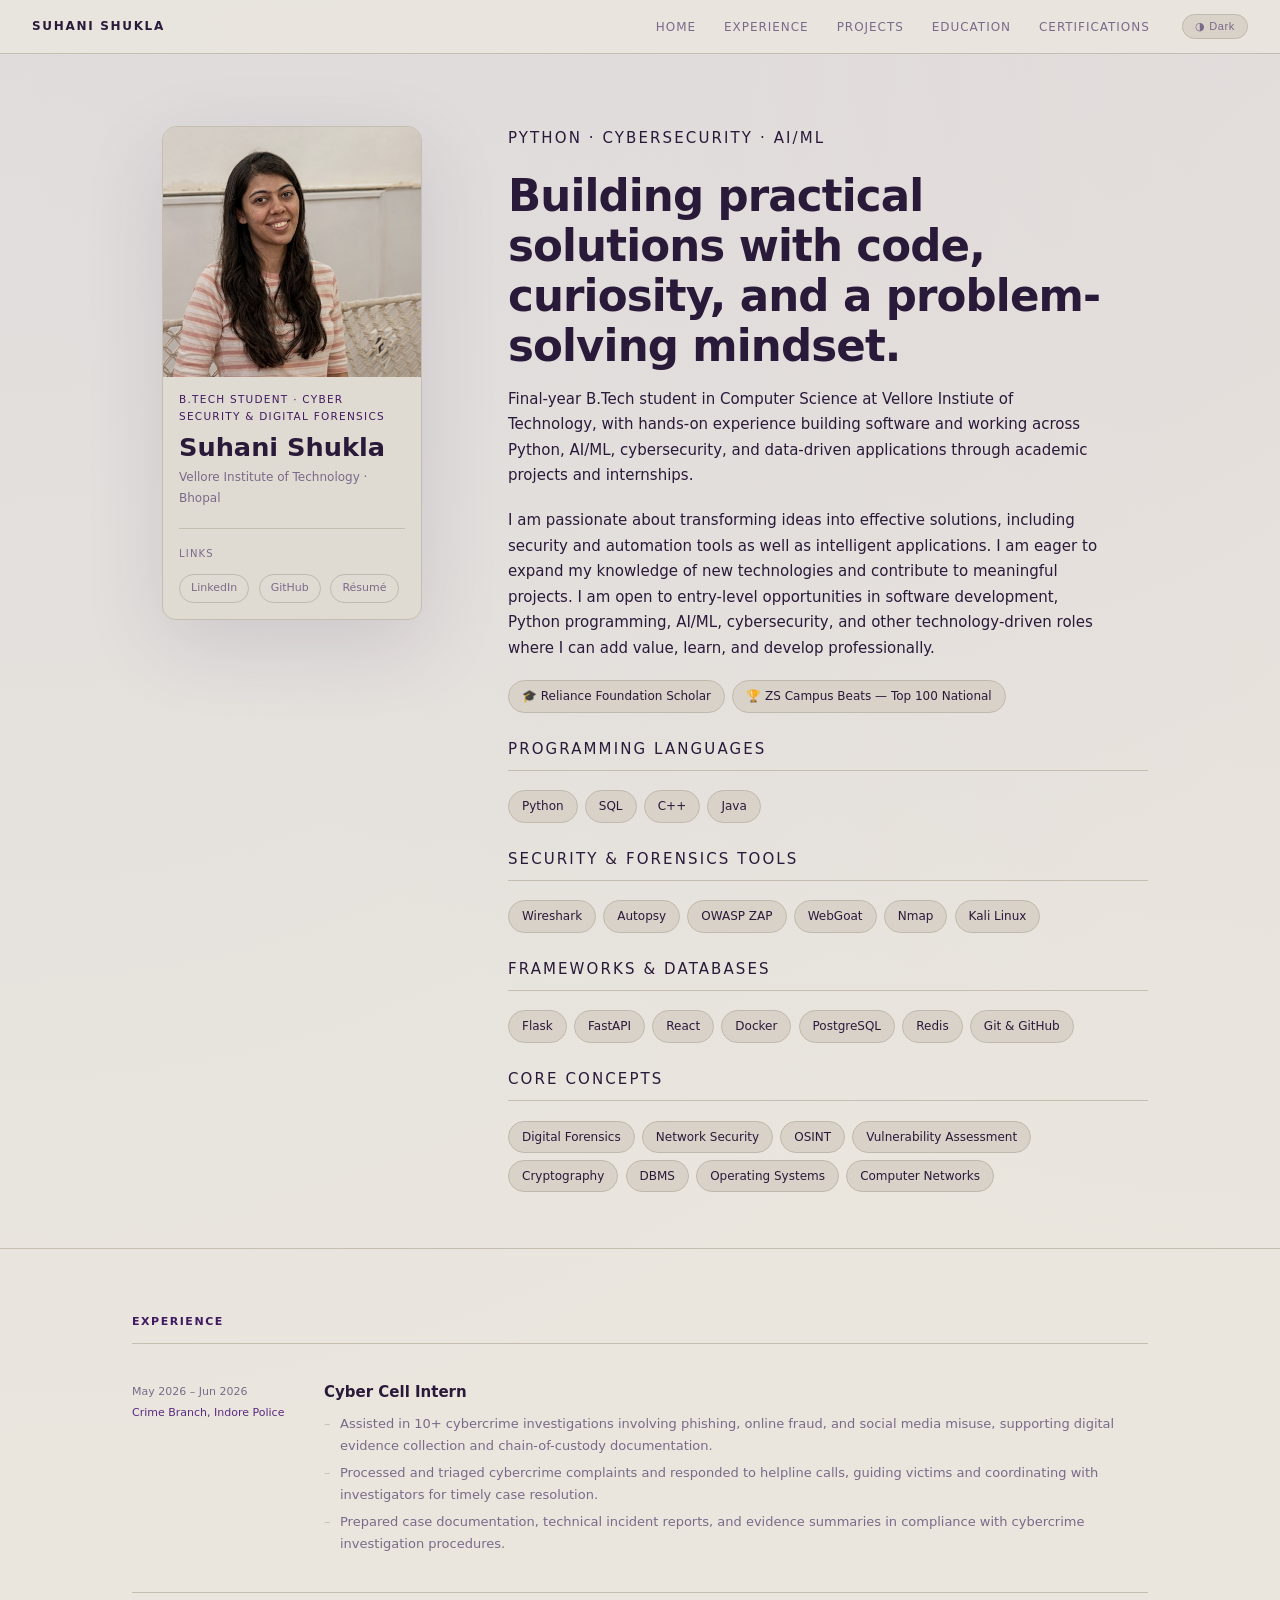
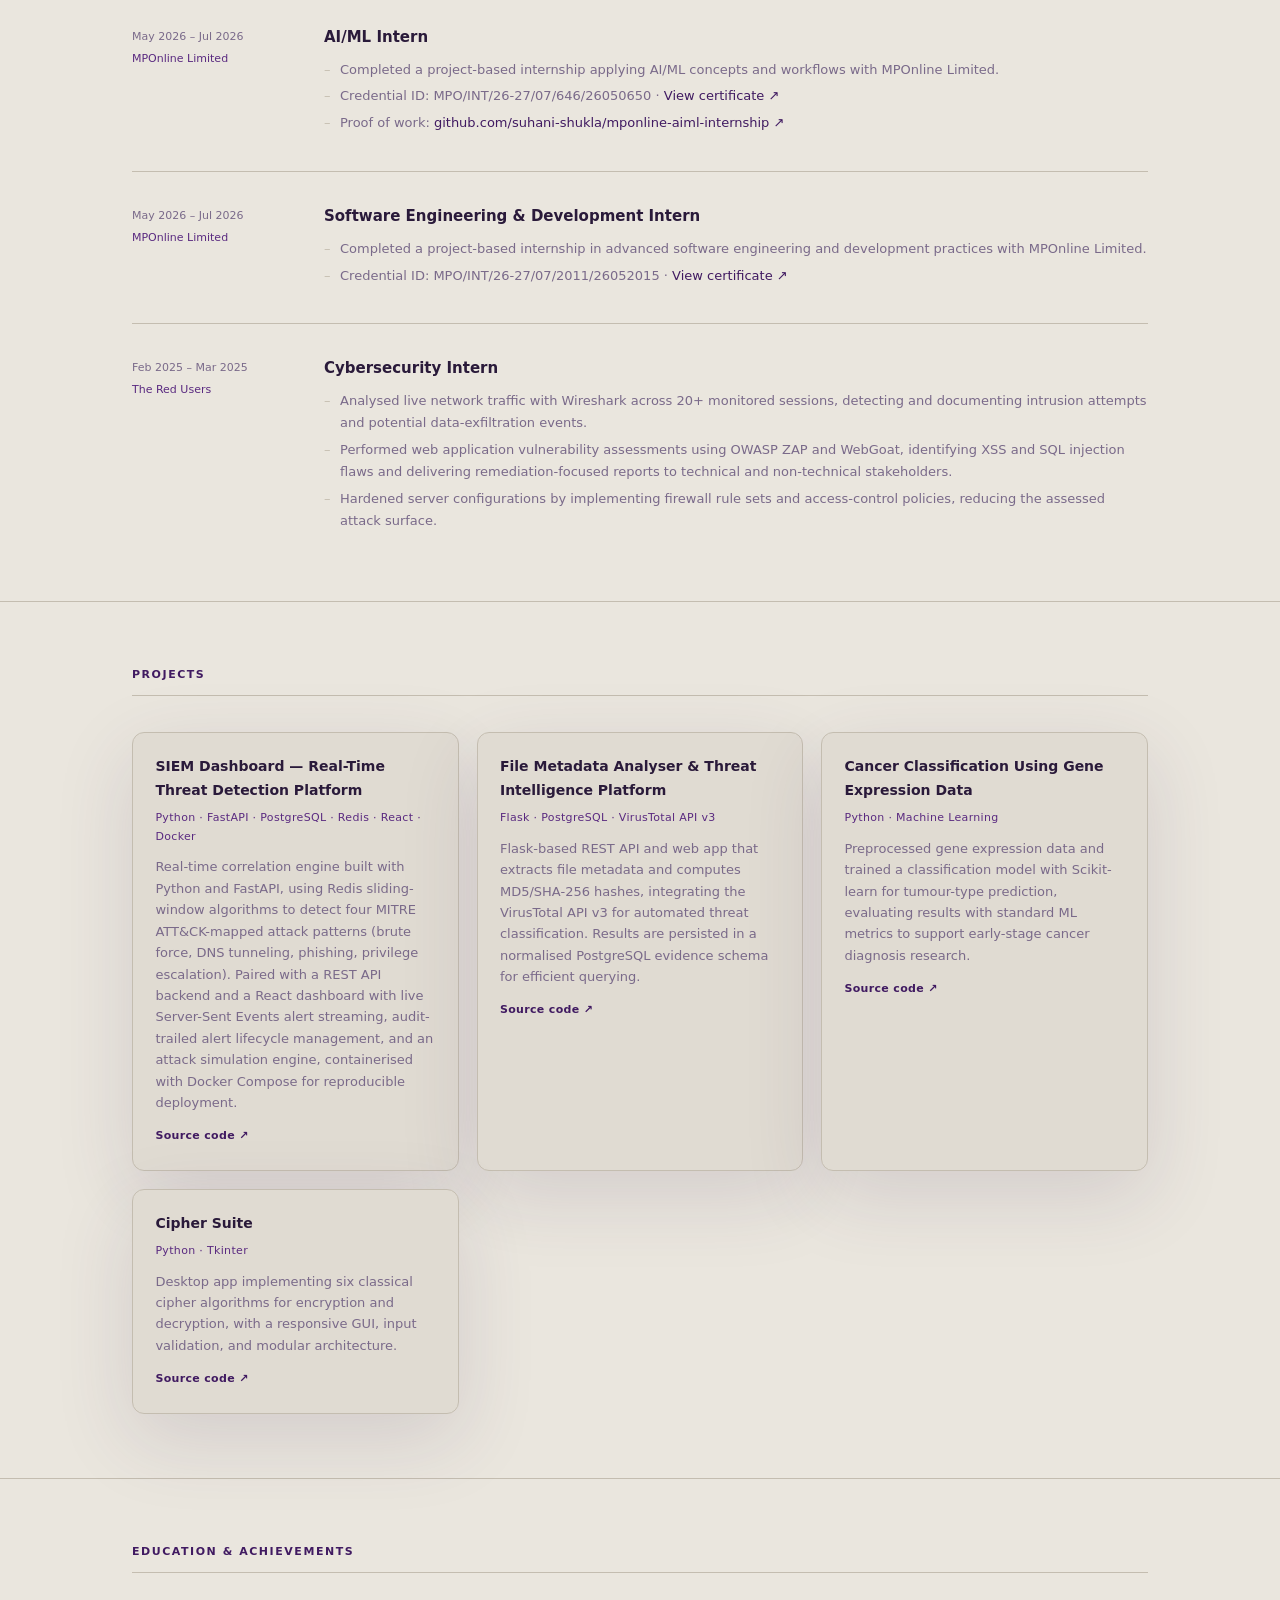
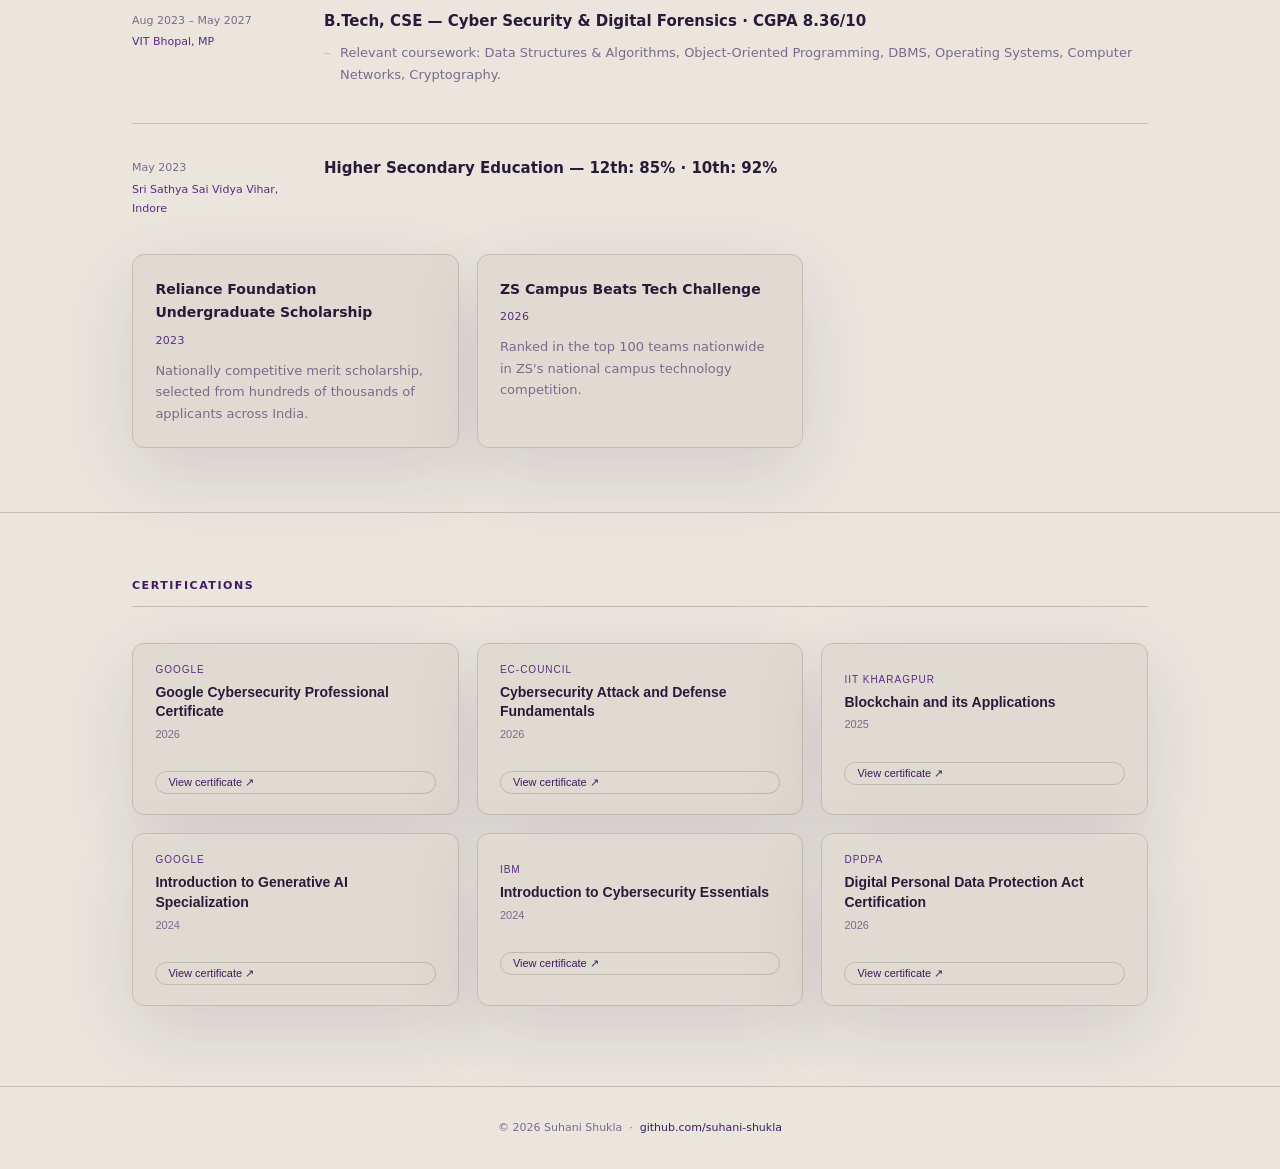
<file: index.html>
<!DOCTYPE html>
<html lang="en">
<head>
  <meta charset="UTF-8" />
  <meta name="viewport" content="width=device-width, initial-scale=1.0" />
  <meta name="description" content="Suhani Shukla — B.Tech Cyber Security & Digital Forensics student at VIT Bhopal. Entry-level cybersecurity portfolio featuring internship experience, security projects, and certifications." />
  <meta name="referrer" content="strict-origin-when-cross-origin" />
  <meta name="robots" content="index,follow,max-image-preview:large,max-snippet:-1,max-video-preview:-1" />
  <meta name="color-scheme" content="dark light" />
  <meta name="theme-color" content="#0d0d0d" media="(prefers-color-scheme: dark)" />
  <meta name="theme-color" content="#eae6de" media="(prefers-color-scheme: light)" />
  <meta property="og:type" content="website" />
  <meta property="og:title" content="Suhani Shukla | Cybersecurity & Digital Forensics Portfolio" />
  <meta property="og:description" content="Entry-level cybersecurity candidate — internship experience, hands-on security projects, and certifications." />
  <meta property="og:locale" content="en_US" />
  <meta name="twitter:card" content="summary" />
  <meta name="twitter:title" content="Suhani Shukla | Cybersecurity & Digital Forensics Portfolio" />
  <meta name="twitter:description" content="Entry-level cybersecurity candidate — internship experience, hands-on security projects, and certifications." />
  <link rel="icon" href="assets/favicon.svg" type="image/svg+xml" />
  <link rel="stylesheet" href="styles.css" />
  <title>Suhani Shukla | Cybersecurity & Digital Forensics Portfolio</title>
  <script type="application/ld+json">
    {
      "@context": "https://schema.org",
      "@type": "Person",
      "name": "Suhani Shukla",
      "jobTitle": "B.Tech Student in Cyber Security & Digital Forensics",
      "affiliation": "Vellore Institute of Technology, Bhopal",
      "knowsAbout": ["Digital Forensics", "Network Security", "Vulnerability Assessment", "Incident Response", "Python"],
      "sameAs": [
        "https://linkedin.com/in/suhani-shukla20",
        "https://github.com/suhani-shukla"
      ]
    }
  </script>
</head>
<body>

  <a class="skip-link" href="#home">Skip to content</a>

  <nav aria-label="Primary">
    <span class="nav-brand">Suhani Shukla</span>
    <ul class="nav-links">
      <li><a href="#home">Home</a></li>
      <li><a href="#experience">Experience</a></li>
      <li><a href="#projects">Projects</a></li>
      <li><a href="#education">Education</a></li>
      <li><a href="#certifications">Certifications</a></li>
    </ul>
    <button id="theme-toggle">☀ Light</button>
  </nav>

  <main>
    <section id="home" aria-labelledby="hero-title">
      <div class="container">
        <div class="profile-grid">
          <div>
            <div class="profile-card">
              <img class="profile-photo" src="assets/photoSS.png" alt="Suhani Shukla" />
              <div class="profile-meta">
                <p class="profile-role">B.Tech Student · Cyber Security &amp; Digital Forensics</p>
                <h1 class="profile-name">Suhani Shukla</h1>
                <p class="profile-location">Vellore Institute of Technology · Bhopal</p>
                <hr class="divider" />
                <p class="field-label">Links</p>
                <div class="social-links">
                  <a class="social-link" href="https://linkedin.com/in/suhani-shukla20" target="_blank" rel="noopener noreferrer">LinkedIn</a>
                  <a class="social-link" href="https://github.com/suhani-shukla" target="_blank" rel="noopener noreferrer">GitHub</a>
                  <a class="social-link" href="assets/SuhaniShukla_VIT_Resume.pdf" target="_blank" rel="noopener noreferrer">Résumé</a>
                </div>
              </div>
            </div>
          </div>

          <div class="profile-bio">
            <p class="hero-kicker">Python · Cybersecurity · AI/ML</p>
            <h2 class="hero-title" id="hero-title">Building practical solutions with code, curiosity, and a problem-solving mindset.</h2>
            <p class="hero-summary">Final-year B.Tech student in Computer Science at Vellore Instiute of Technology, with hands-on experience building software and working across Python, AI/ML, cybersecurity, and data-driven applications through academic projects and internships.</p>
            <p class="hero-summary">I am passionate about transforming ideas into effective solutions, including security and automation tools as well as intelligent applications. I am eager to expand my knowledge of new technologies and contribute to meaningful projects. I am open to entry-level opportunities in software development, Python programming, AI/ML, cybersecurity, and other technology-driven roles where I can add value, learn, and develop professionally.</p>

            <div class="bio-section">
              <div class="tags">
                <span class="tag">🎓 Reliance Foundation Scholar</span>
                <span class="tag">🏆 ZS Campus Beats — Top 100 National</span>
              </div>
            </div>

      

            <div class="bio-section">
              <p class="section-label">Programming Languages</p>
              <div class="tags">
                <span class="tag">Python</span>
                <span class="tag">SQL</span>
                <span class="tag">C++</span>
                <span class="tag">Java</span>
              </div>
            </div>

            <div class="bio-section">
              <p class="section-label">Security &amp; Forensics Tools</p>
              <div class="tags">
                <span class="tag">Wireshark</span>
                <span class="tag">Autopsy</span>
                <span class="tag">OWASP ZAP</span>
                <span class="tag">WebGoat</span>
                <span class="tag">Nmap</span>
                <span class="tag">Kali Linux</span>
              </div>
            </div>

            <div class="bio-section">
              <p class="section-label">Frameworks &amp; Databases</p>
              <div class="tags">
                <span class="tag">Flask</span>
                <span class="tag">FastAPI</span>
                <span class="tag">React</span>
                <span class="tag">Docker</span>
                <span class="tag">PostgreSQL</span>
                <span class="tag">Redis</span>
                <span class="tag">Git &amp; GitHub</span>
              </div>
            </div>

            <div class="bio-section">
              <p class="section-label">Core Concepts</p>
              <div class="tags">
                <span class="tag">Digital Forensics</span>
                <span class="tag">Network Security</span>
                <span class="tag">OSINT</span>
                <span class="tag">Vulnerability Assessment</span>
                <span class="tag">Cryptography</span>
                <span class="tag">DBMS</span>
                <span class="tag">Operating Systems</span>
                <span class="tag">Computer Networks</span>
              </div>
            </div>
          </div>
        </div>
      </div>
    </section>

    <section id="experience">
      <div class="container">
        <h2 class="page-title">Experience</h2>
        <div class="exp-list">
          
          <div class="exp-item">
            <div>
              <p class="exp-period">May 2026 – Jun 2026</p>
              <p class="exp-org">Crime Branch, Indore Police</p>
            </div>
            <div>
              <p class="exp-title">Cyber Cell Intern</p>
              <ul class="exp-desc">
                <li>Assisted in 10+ cybercrime investigations involving phishing, online fraud, and social media misuse, supporting digital evidence collection and chain-of-custody documentation.</li>
                <li>Processed and triaged cybercrime complaints and responded to helpline calls, guiding victims and coordinating with investigators for timely case resolution.</li>
                <li>Prepared case documentation, technical incident reports, and evidence summaries in compliance with cybercrime investigation procedures.</li>
              </ul>
            </div>
          </div>

          <hr class="exp-divider" />

          <div class="exp-item">
            <div>
              <p class="exp-period">May 2026 – Jul 2026</p>
              <p class="exp-org">MPOnline Limited</p>
            </div>
            <div>
              <p class="exp-title">AI/ML Intern</p>
              <ul class="exp-desc">
                <li>Completed a project-based internship applying AI/ML concepts and workflows with MPOnline Limited.</li>
                <li>Credential ID: MPO/INT/26-27/07/646/26050650 · <a href="assets/certs/MPOnline_AIML.pdf" target="_blank" rel="noopener noreferrer">View certificate ↗</a></li>
                <li>Proof of work: <a href="https://github.com/suhani-shukla/mponline-aiml-internship" target="_blank" rel="noopener noreferrer">github.com/suhani-shukla/mponline-aiml-internship ↗</a></li>
              </ul>
            </div>
          </div>

          <hr class="exp-divider" />

          <div class="exp-item">
            <div>
              <p class="exp-period">May 2026 – Jul 2026</p>
              <p class="exp-org">MPOnline Limited</p>
            </div>
            <div>
              <p class="exp-title">Software Engineering &amp; Development Intern</p>
              <ul class="exp-desc">
                <li>Completed a project-based internship in advanced software engineering and development practices with MPOnline Limited.</li>
                <li>Credential ID: MPO/INT/26-27/07/2011/26052015 · <a href="assets/certs/MPOnline_SWED.pdf" target="_blank" rel="noopener noreferrer">View certificate ↗</a></li>
              </ul>
            </div>
          </div>

          

          

          <hr class="exp-divider" />

          <div class="exp-item">
            <div>
              <p class="exp-period">Feb 2025 – Mar 2025</p>
              <p class="exp-org">The Red Users</p>
            </div>
            <div>
              <p class="exp-title">Cybersecurity Intern</p>
              <ul class="exp-desc">
                <li>Analysed live network traffic with Wireshark across 20+ monitored sessions, detecting and documenting intrusion attempts and potential data-exfiltration events.</li>
                <li>Performed web application vulnerability assessments using OWASP ZAP and WebGoat, identifying XSS and SQL injection flaws and delivering remediation-focused reports to technical and non-technical stakeholders.</li>
                <li>Hardened server configurations by implementing firewall rule sets and access-control policies, reducing the assessed attack surface.</li>
              </ul>
            </div>
          </div>
        </div>
      </div>
    </section>

    <section id="projects">
      <div class="container">
        <h2 class="page-title">Projects</h2>
        <div class="project-grid">
          <div class="project-card">
            <p class="project-name">SIEM Dashboard — Real-Time Threat Detection Platform</p>
            <p class="project-stack">Python · FastAPI · PostgreSQL · Redis · React · Docker</p>
            <p class="project-desc">Real-time correlation engine built with Python and FastAPI, using Redis sliding-window algorithms to detect four MITRE ATT&amp;CK-mapped attack patterns (brute force, DNS tunneling, phishing, privilege escalation). Paired with a REST API backend and a React dashboard with live Server-Sent Events alert streaming, audit-trailed alert lifecycle management, and an attack simulation engine, containerised with Docker Compose for reproducible deployment.</p>
            <a class="project-link" href="https://github.com/suhani-shukla" target="_blank" rel="noopener noreferrer">Source code ↗</a>
          </div>

          <div class="project-card">
            <p class="project-name">File Metadata Analyser &amp; Threat Intelligence Platform</p>
            <p class="project-stack">Flask · PostgreSQL · VirusTotal API v3</p>
            <p class="project-desc">Flask-based REST API and web app that extracts file metadata and computes MD5/SHA-256 hashes, integrating the VirusTotal API v3 for automated threat classification. Results are persisted in a normalised PostgreSQL evidence schema for efficient querying.</p>
            <a class="project-link" href="https://github.com/suhani-shukla/file-metadata-analyser" target="_blank" rel="noopener noreferrer">Source code ↗</a>
          </div>

          <div class="project-card">
            <p class="project-name">Cancer Classification Using Gene Expression Data</p>
            <p class="project-stack">Python · Machine Learning</p>
            <p class="project-desc">Preprocessed gene expression data and trained a classification model with Scikit-learn for tumour-type prediction, evaluating results with standard ML metrics to support early-stage cancer diagnosis research.</p>
            <a class="project-link" href="https://github.com/suhani-shukla" target="_blank" rel="noopener noreferrer">Source code ↗</a>
          </div>

          <div class="project-card">
            <p class="project-name">Cipher Suite</p>
            <p class="project-stack">Python · Tkinter</p>
            <p class="project-desc">Desktop app implementing six classical cipher algorithms for encryption and decryption, with a responsive GUI, input validation, and modular architecture.</p>
            <a class="project-link" href="https://github.com/suhani-shukla/cipher-suite" target="_blank" rel="noopener noreferrer">Source code ↗</a>
          </div>
        </div>
      </div>
    </section>

    <section id="education">
      <div class="container">
        <h2 class="page-title">Education &amp; Achievements</h2>
        <div class="exp-list">
          <div class="exp-item">
            <div>
              <p class="exp-period">Aug 2023 – May 2027</p>
              <p class="exp-org">VIT Bhopal, MP</p>
            </div>
            <div>
              <p class="exp-title">B.Tech, CSE — Cyber Security &amp; Digital Forensics · CGPA 8.36/10</p>
              <ul class="exp-desc">
                <li>Relevant coursework: Data Structures &amp; Algorithms, Object-Oriented Programming, DBMS, Operating Systems, Computer Networks, Cryptography.</li>
              </ul>
            </div>
          </div>

          <hr class="exp-divider" />

          <div class="exp-item">
            <div>
              <p class="exp-period">May 2023</p>
              <p class="exp-org">Sri Sathya Sai Vidya Vihar, Indore</p>
            </div>
            <div>
              <p class="exp-title">Higher Secondary Education — 12th: 85% · 10th: 92%</p>
            </div>
          </div>
        </div>

        <div class="project-grid" style="margin-top: 2.25rem;">
          <div class="project-card">
            <p class="project-name">Reliance Foundation Undergraduate Scholarship</p>
            <p class="project-stack">2023</p>
            <p class="project-desc">Nationally competitive merit scholarship, selected from hundreds of thousands of applicants across India.</p>
          </div>
          <div class="project-card">
            <p class="project-name">ZS Campus Beats Tech Challenge</p>
            <p class="project-stack">2026</p>
            <p class="project-desc">Ranked in the top 100 teams nationwide in ZS's national campus technology competition.</p>
          </div>
        </div>
      </div>
    </section>

    <section id="certifications">
      <div class="container">
        <h2 class="page-title">Certifications</h2>
        <div class="cert-grid">
          <button class="cert-card" type="button" data-cert="google-cyber" aria-haspopup="dialog" aria-controls="certificate-modal">
            <span class="cert-card-inner">
              <span class="cert-issuer">Google</span>
              <span class="cert-name">Google Cybersecurity Professional Certificate</span>
              <span class="cert-year">2026</span>
              <span class="cert-open-btn cert-cta">View certificate ↗</span>
            </span>
          </button>

          <button class="cert-card" type="button" data-cert="eccouncil" aria-haspopup="dialog" aria-controls="certificate-modal">
            <span class="cert-card-inner">
              <span class="cert-issuer">EC-Council</span>
              <span class="cert-name">Cybersecurity Attack and Defense Fundamentals</span>
              <span class="cert-year">2026</span>
              <span class="cert-open-btn cert-cta">View certificate ↗</span>
            </span>
          </button>

          <button class="cert-card" type="button" data-cert="iit-blockchain" aria-haspopup="dialog" aria-controls="certificate-modal">
            <span class="cert-card-inner">
              <span class="cert-issuer">IIT Kharagpur</span>
              <span class="cert-name">Blockchain and its Applications</span>
              <span class="cert-year">2025</span>
              <span class="cert-open-btn cert-cta">View certificate ↗</span>
            </span>
          </button>

          <button class="cert-card" type="button" data-cert="google-genai" aria-haspopup="dialog" aria-controls="certificate-modal">
            <span class="cert-card-inner">
              <span class="cert-issuer">Google</span>
              <span class="cert-name">Introduction to Generative AI Specialization</span>
              <span class="cert-year">2024</span>
              <span class="cert-open-btn cert-cta">View certificate ↗</span>
            </span>
          </button>

          <button class="cert-card" type="button" data-cert="ibm-cyber" aria-haspopup="dialog" aria-controls="certificate-modal">
            <span class="cert-card-inner">
              <span class="cert-issuer">IBM</span>
              <span class="cert-name">Introduction to Cybersecurity Essentials</span>
              <span class="cert-year">2024</span>
              <span class="cert-open-btn cert-cta">View certificate ↗</span>
            </span>
          </button>

          <button class="cert-card" type="button" data-cert="dpdpa" aria-haspopup="dialog" aria-controls="certificate-modal">
            <span class="cert-card-inner">
              <span class="cert-issuer">DPDPA</span>
              <span class="cert-name">Digital Personal Data Protection Act Certification</span>
              <span class="cert-year">2026</span>
              <span class="cert-open-btn cert-cta">View certificate ↗</span>
            </span>
          </button>
        </div>
      </div>
    </section>
  </main>

  <footer>
    <p>© 2026 Suhani Shukla &nbsp;·&nbsp; <a href="https://github.com/suhani-shukla" target="_blank" rel="noopener noreferrer">github.com/suhani-shukla</a></p>
  </footer>

  <div class="modal-overlay" id="modal-overlay" hidden>
    <div class="modal-box" id="certificate-modal" role="dialog" aria-modal="true" aria-labelledby="modal-title" aria-describedby="modal-year">
      <button class="modal-close" type="button" aria-label="Close certificate dialog">✕</button>
      <p class="modal-issuer" id="modal-issuer"></p>
      <p class="modal-title" id="modal-title"></p>
      <p class="modal-year" id="modal-year"></p>
      <p class="modal-year" id="modal-credential" hidden></p>
      <div class="modal-img-wrap" id="modal-img-wrap"></div>
      <div class="modal-actions">
        <a class="modal-btn primary" id="modal-open-btn" href="#" target="_blank" rel="noopener noreferrer">Open PDF ↗</a>
        <a class="modal-btn" id="modal-verify-btn" href="#" target="_blank" rel="noopener noreferrer">Verify credential</a>
      </div>
    </div>
  </div>

  <script>
    const toggle = document.getElementById('theme-toggle');
    const body = document.body;
    const modal = document.getElementById('modal-overlay');
    const modalBox = document.getElementById('certificate-modal');
    const modalClose = document.querySelector('.modal-close');
    const focusableSelector = 'a[href], button:not([disabled]), [tabindex]:not([tabindex="-1"])';
    const certButtons = Array.from(document.querySelectorAll('[data-cert]'));

    const savedTheme = (() => {
      try {
        return localStorage.getItem('theme');
      } catch {
        return null;
      }
    })();

    const prefersLight = window.matchMedia('(prefers-color-scheme: light)').matches;

    function applyTheme(theme) {
      const isLight = theme === 'light';
      body.classList.toggle('light', isLight);
      toggle.textContent = isLight ? '◑ Dark' : '☀ Light';
      toggle.setAttribute('aria-pressed', String(isLight));
      try {
        localStorage.setItem('theme', isLight ? 'light' : 'dark');
      } catch {
        return;
      }
    }

    applyTheme(savedTheme || (prefersLight ? 'light' : 'dark'));

    toggle.addEventListener('click', () => {
      applyTheme(body.classList.contains('light') ? 'dark' : 'light');
    });

    const certs = {
      'google-cyber': {
        issuer: 'Google',
        name: 'Google Cybersecurity Professional Certificate',
        year: '2026',
        pdf: 'assets/certs/Coursera_GoogleCySec.pdf',
        verify: ''
      },
      'eccouncil': {
        issuer: 'EC-Council',
        name: 'Cybersecurity Attack and Defense Fundamentals',
        year: '2026',
        pdf: 'assets/certs/Coursera_ECC_Fundamentals.pdf',
        verify: ''
      },
      'iit-blockchain': {
        issuer: 'IIT Kharagpur',
        name: 'Blockchain and its Applications',
        year: '2025',
        pdf: 'assets/certs/NPTEL_Blockchain.pdf',
        verify: ''
      },
      'google-genai': {
        issuer: 'Google',
        name: 'Introduction to Generative AI Specialization',
        year: '2024',
        pdf: 'assets/certs/Coursera_GenerativeAI.pdf',
        verify: ''
      },
      'ibm-cyber': {
        issuer: 'IBM',
        name: 'Introduction to Cybersecurity Essentials',
        year: '2024',
        pdf: 'assets/certs/Coursera_CySecEssentials.pdf',
        verify: ''
      },
      'dpdpa': {
        issuer: 'DPDPA',
        name: 'Digital Personal Data Protection Act Certification',
        year: '2026',
        pdf: 'assets/certs/DPDPA_Certificate.pdf',
        verify: ''
      }
    };

    let lastActiveElement = null;

    function setDisabledState(element, enabled) {
      element.setAttribute('aria-disabled', String(!enabled));
      if (element.tagName === 'A') {
        element.tabIndex = enabled ? 0 : -1;
      }
    }

    function renderCertificate(id) {
      const cert = certs[id];
      if (!cert) return;

      document.getElementById('modal-issuer').textContent = cert.issuer;
      document.getElementById('modal-title').textContent = cert.name;
      document.getElementById('modal-year').textContent = cert.year;

      const credentialEl = document.getElementById('modal-credential');
      if (cert.credentialId) {
        credentialEl.textContent = `Credential ID: ${cert.credentialId}`;
        credentialEl.hidden = false;
      } else {
        credentialEl.hidden = true;
      }

      const wrap = document.getElementById('modal-img-wrap');
      wrap.replaceChildren();

      if (cert.pdf) {
        const iframe = document.createElement('iframe');
        iframe.src = cert.pdf;
        iframe.title = cert.name;
        iframe.loading = 'lazy';
        iframe.referrerPolicy = 'no-referrer';
        wrap.appendChild(iframe);
      } else {
        const placeholder = document.createElement('div');
        placeholder.className = 'modal-img-placeholder';
        placeholder.textContent = 'Place your PDF in assets/certs/ and set the pdf path in the script to see it here.';
        wrap.appendChild(placeholder);
      }

      const openBtn = document.getElementById('modal-open-btn');
      const verifyBtn = document.getElementById('modal-verify-btn');

      const hasPdf = Boolean(cert.pdf);
      const hasVerify = Boolean(cert.verify);

      openBtn.href = hasPdf ? cert.pdf : '#';
      verifyBtn.href = hasVerify ? cert.verify : '#';

      setDisabledState(openBtn, hasPdf);
      setDisabledState(verifyBtn, hasVerify);
    }

    function openModal(id) {
      lastActiveElement = document.activeElement;
      renderCertificate(id);
      modal.hidden = false;
      modal.classList.add('open');
      document.body.style.overflow = 'hidden';
      modalClose.focus();
    }

    function closeModal() {
      modal.classList.remove('open');
      modal.hidden = true;
      document.body.style.overflow = '';
      if (lastActiveElement && typeof lastActiveElement.focus === 'function') {
        lastActiveElement.focus();
      }
    }

    certButtons.forEach(button => {
      button.addEventListener('click', () => openModal(button.dataset.cert));
    });

    modal.addEventListener('click', event => {
      if (event.target === modal) {
        closeModal();
      }
    });

    modalClose.addEventListener('click', closeModal);

    document.addEventListener('keydown', event => {
      if (event.key === 'Escape' && !modal.hidden) {
        closeModal();
        return;
      }

      if (event.key !== 'Tab' || modal.hidden) return;

      const focusableElements = Array.from(modalBox.querySelectorAll(focusableSelector)).filter(element => element.getAttribute('aria-disabled') !== 'true');
      if (!focusableElements.length) return;

      const first = focusableElements[0];
      const last = focusableElements[focusableElements.length - 1];

      if (event.shiftKey && document.activeElement === first) {
        event.preventDefault();
        last.focus();
      } else if (!event.shiftKey && document.activeElement === last) {
        event.preventDefault();
        first.focus();
      }
    });
  </script>

</body>
</html>
</file>
<file: styles.css>
*,
*::before,
*::after {
  box-sizing: border-box;
  margin: 0;
  padding: 0;
}

:root {
  --bg: #0d0d0d;
  --bg2: #161616;
  --bg3: #1c1c1c;
  --border: #2a2a2a;
  --text: #c8c8c8;
  --muted: #666;
  --accent: #9a9ecf;
  --accent2: #b09ac0;
  --tag-bg: #1a1a1a;
  --tag-border: #2e2e2e;
  --card-bg: #141414;
  --shadow: 0 24px 80px rgba(0, 0, 0, 0.28);
}

body.light {
  --bg: #eae6de;
  --bg2: #e0dbd2;
  --bg3: #d6d0c6;
  --border: #c4bdb0;
  --text: #2a1a3a;
  --muted: #7a6a8a;
  --accent: #401a61;
  --accent2: #5a2a80;
  --tag-bg: #d8d2c8;
  --tag-border: #bfb8ac;
  --card-bg: #e0dbd2;
  --shadow: 0 24px 80px rgba(72, 52, 92, 0.14);
}

html {
  scroll-behavior: smooth;
}

html:focus-within {
  scroll-behavior: smooth;
}

body {
  font-family: "Segoe UI", system-ui, sans-serif;
  background:
    radial-gradient(
      circle at top left,
      rgba(154, 158, 207, 0.14),
      transparent 32%
    ),
    radial-gradient(
      circle at top right,
      rgba(176, 154, 192, 0.12),
      transparent 28%
    ),
    var(--bg);
  color: var(--text);
  font-size: 15px;
  line-height: 1.7;
  transition:
    background 0.25s,
    color 0.25s;
  text-rendering: optimizeLegibility;
  -webkit-font-smoothing: antialiased;
  overflow-x: hidden;
}

body::before {
  content: "";
  position: fixed;
  inset: 0;
  pointer-events: none;
  background-image:
    linear-gradient(rgba(255, 255, 255, 0.03) 1px, transparent 1px),
    linear-gradient(90deg, rgba(255, 255, 255, 0.03) 1px, transparent 1px);
  background-size:
    100% 100%,
    72px 72px;
  mask-image: linear-gradient(to bottom, rgba(0, 0, 0, 0.3), transparent 90%);
  opacity: 0.14;
  z-index: -1;
}

a {
  color: var(--accent);
  text-decoration: none;
}
a:hover {
  text-decoration: underline;
}

:focus-visible {
  outline: 3px solid color-mix(in srgb, var(--accent) 72%, white);
  outline-offset: 3px;
}

.skip-link {
  position: absolute;
  left: 1rem;
  top: -4rem;
  z-index: 1000;
  background: var(--accent);
  color: var(--bg);
  padding: 0.8rem 1rem;
  border-radius: 999px;
  font-size: 13px;
  font-weight: 600;
  transition: top 0.2s ease;
}

.skip-link:focus {
  top: 1rem;
}

/* NAV */
nav {
  position: sticky;
  top: 0;
  z-index: 100;
  background: color-mix(in srgb, var(--bg) 88%, transparent);
  backdrop-filter: blur(14px);
  border-bottom: 1px solid var(--border);
  height: 54px;
  display: flex;
  align-items: center;
  padding: 0 2rem;
  gap: 2rem;
}

.nav-brand {
  font-size: 12px;
  font-weight: 700;
  letter-spacing: 0.14em;
  text-transform: uppercase;
  color: var(--text);
  flex: 1;
  white-space: nowrap;
}

.nav-links {
  display: flex;
  gap: 1.75rem;
  list-style: none;
  align-items: center;
}

.nav-links a {
  font-size: 12px;
  letter-spacing: 0.08em;
  text-transform: uppercase;
  color: var(--muted);
  text-decoration: none;
  transition: color 0.15s;
  white-space: nowrap;
}

.nav-links a:hover {
  color: var(--text);
}

.nav-links a:focus-visible,
.social-link:focus-visible,
.project-link:focus-visible,
.cert-card:focus-visible,
.cert-open-btn:focus-visible,
.modal-btn:focus-visible,
.modal-close:focus-visible {
  outline-offset: 2px;
}

#theme-toggle {
  background: var(--tag-bg);
  border: 1px solid var(--tag-border);
  color: var(--muted);
  font-size: 11px;
  padding: 5px 12px;
  border-radius: 999px;
  cursor: pointer;
  letter-spacing: 0.06em;
  transition: background 0.15s;
  white-space: nowrap;
}

#theme-toggle:hover {
  background: var(--border);
}

.container {
  max-width: 1080px;
  margin: 0 auto;
  padding: 0 2rem;
}

main {
  display: block;
}

section {
  scroll-margin-top: 88px;
}

/* HOME */
#home {
  padding: 4.5rem 0 3.5rem;
}

.profile-grid {
  display: grid;
  grid-template-columns: 320px 1fr;
  gap: 3.5rem;
  align-items: start;
}

/* LEFT CARD */
.profile-card {
  background: var(--card-bg);
  border: 1px solid var(--border);
  border-radius: 14px;
  overflow: hidden;
  box-shadow: var(--shadow);
  max-width: 260px; /* shrinks the whole card */
  margin: 0 auto; /* keeps it centered in its grid column */
}

.photo-placeholder {
  width: 100%;
  aspect-ratio: 1 / 1;
  background: var(--bg3);
  display: flex;
  align-items: center;
  justify-content: center;
  color: var(--muted);
  font-size: 13px;
  letter-spacing: 0.04em;
}

.profile-photo {
  width: 100%;
  height: 250px; /* smaller than before (was 280px) */
  object-fit: cover; /* fills the box with no empty gaps */
  object-position: center top; /* keeps faces from being cropped oddly */
  display: block;
  filter: grayscale(20%);
  background: var(--bg3);
  user-select: none;
  -webkit-user-drag: none;
}

.profile-meta {
  padding: 0.85rem 1rem 1rem;
} /* tightened from 1rem 1.15rem 1.15rem */

.profile-role {
  font-size: 10.5px;
  letter-spacing: 0.12em;
  text-transform: uppercase;
  color: var(--accent);
  margin-bottom: 0.35rem;
}

.profile-name {
  font-size: 1.6rem; /* down from 1.85rem to match smaller card */
  font-weight: 700;
  line-height: 1.2;
  margin-bottom: 0.3rem;
}

.profile-location {
  font-size: 12px;
  color: var(--muted);
  margin-bottom: 1.25rem;
}

hr.divider {
  border: none;
  border-top: 1px solid var(--border);
  margin: 1rem 0;
}

.field-label {
  font-size: 10px;
  letter-spacing: 0.12em;
  text-transform: uppercase;
  color: var(--muted);
  margin-bottom: 0.2rem;
}

.field-value {
  font-size: 13px;
  color: var(--text);
  margin-bottom: 1rem;
}

.social-links {
  display: flex;
  gap: 0.6rem;
  margin-top: 0.75rem;
  flex-wrap: wrap;
}

.social-link {
  font-size: 11px;
  padding: 4px 11px;
  border: 1px solid var(--tag-border);
  border-radius: 999px;
  color: var(--muted);
  text-decoration: none;
  transition:
    border-color 0.15s,
    color 0.15s;
}

.social-link:hover {
  color: var(--text);
  border-color: var(--muted);
  text-decoration: none;
}

/* RIGHT BIO */
.profile-bio p {
  font-size: 15px;
  color: var(--text);
  margin-bottom: 1.2rem;
}

.hero-kicker {
  display: inline-flex;
  align-items: center;
  gap: 0.45rem;
  font-size: 11px;
  letter-spacing: 0.14em;
  text-transform: uppercase;
  color: var(--accent);
  margin-bottom: 0.9rem;
}

.hero-title {
  font-size: clamp(1.9rem, 3.4vw, 2.9rem);
  line-height: 1.15;
  letter-spacing: -0.02em;
  color: var(--text);
  margin-bottom: 1rem;
  max-width: 20ch;
  font-weight: 700;
}

.hero-summary {
  max-width: 62ch;
  color: var(--muted);
  margin-bottom: 1.25rem;
  font-size: 15px;
}

.hero-actions {
  display: flex;
  flex-wrap: wrap;
  gap: 0.75rem;
  margin-bottom: 1.4rem;
}

.button {
  display: inline-flex;
  align-items: center;
  justify-content: center;
  min-height: 40px;
  padding: 0.65rem 1rem;
  border-radius: 999px;
  border: 1px solid var(--tag-border);
  background: var(--tag-bg);
  color: var(--text);
  font-size: 12px;
  font-weight: 600;
  letter-spacing: 0.02em;
  text-decoration: none;
  transition:
    transform 0.15s ease,
    border-color 0.15s ease,
    background 0.15s ease;
}

.button:hover {
  transform: translateY(-1px);
  border-color: var(--accent);
  text-decoration: none;
}

.button.primary {
  background: var(--accent);
  border-color: var(--accent);
  color: var(--bg);
}

body.light .button.primary {
  color: #fff;
}

.section-label {
  font-size: 11px;
  letter-spacing: 0.14em;
  text-transform: uppercase;
  color: var(--accent);
  margin-bottom: 0.85rem;
  padding-bottom: 0.5rem;
  border-bottom: 1px solid var(--border);
}

.bio-section {
  margin-top: 1.5rem;
}

.bio-section:first-of-type {
  margin-top: 0;
}

.tags {
  display: flex;
  flex-wrap: wrap;
  gap: 0.45rem;
  margin-top: 0.65rem;
}

.tag {
  font-size: 12px;
  padding: 5px 13px;
  background: var(--tag-bg);
  border: 1px solid var(--tag-border);
  border-radius: 999px;
  color: var(--text);
}

/* EXPERIENCE & PROJECTS */
#experience,
#projects,
#education {
  padding: 4rem 0;
  border-top: 1px solid var(--border);
}

.exp-list {
  display: flex;
  flex-direction: column;
  gap: 2rem;
}

.exp-item {
  display: grid;
  grid-template-columns: 160px 1fr;
  gap: 0 2rem;
}

.exp-period {
  font-size: 11px;
  color: var(--muted);
  line-height: 1.6;
  padding-top: 3px;
}

.exp-org {
  font-size: 11px;
  color: var(--accent2);
  margin-top: 4px;
}

.exp-title {
  font-size: 15px;
  font-weight: 600;
  color: var(--text);
  margin-bottom: 0.5rem;
}

.exp-desc {
  font-size: 13px;
  color: var(--muted);
  line-height: 1.7;
  list-style: none;
  padding: 0;
}

.exp-desc li {
  padding-left: 1rem;
  position: relative;
  margin-bottom: 0.3rem;
}

.exp-desc li::before {
  content: "–";
  position: absolute;
  left: 0;
  color: var(--border);
}

.exp-divider {
  border: none;
  border-top: 1px solid var(--border);
}

.project-grid {
  display: grid;
  grid-template-columns: repeat(auto-fill, minmax(300px, 1fr));
  gap: 1.1rem;
}

.project-card {
  background: var(--card-bg);
  border: 1px solid var(--border);
  border-radius: 12px;
  padding: 1.4rem;
  transition:
    border-color 0.15s,
    transform 0.15s;
  box-shadow: var(--shadow);
}

.project-card:hover {
  border-color: var(--muted);
  transform: translateY(-2px);
}

.project-name {
  font-size: 14px;
  font-weight: 600;
  color: var(--text);
  margin-bottom: 0.4rem;
}

.project-stack {
  font-size: 11px;
  color: var(--accent2);
  margin-bottom: 0.6rem;
  letter-spacing: 0.03em;
}

.project-desc {
  font-size: 13px;
  color: var(--muted);
  line-height: 1.65;
}

.project-link {
  display: inline-block;
  margin-top: 0.85rem;
  font-size: 11px;
  color: var(--accent);
  font-weight: 600;
  letter-spacing: 0.03em;
}

@media (max-width: 640px) {
  .exp-item {
    grid-template-columns: 1fr;
    gap: 0.2rem;
  }
}

/* CERTIFICATIONS PAGE */
#certifications {
  padding: 4rem 0 5rem;
  border-top: 1px solid var(--border);
}

.page-title {
  font-size: 11px;
  letter-spacing: 0.14em;
  text-transform: uppercase;
  color: var(--accent);
  margin-bottom: 2.25rem;
  padding-bottom: 0.65rem;
  border-bottom: 1px solid var(--border);
}

.cert-grid {
  display: grid;
  grid-template-columns: repeat(auto-fill, minmax(290px, 1fr));
  gap: 1.1rem;
}

.cert-card {
  appearance: none;
  width: 100%;
  text-align: left;
  background: var(--card-bg);
  border: 1px solid var(--border);
  border-radius: 12px;
  padding: 1.25rem 1.4rem;
  transition:
    border-color 0.15s,
    transform 0.15s;
  cursor: pointer;
  position: relative;
  box-shadow: var(--shadow);
}

.cert-card:hover {
  border-color: var(--accent);
  transform: translateY(-2px);
}

.cert-issuer {
  font-size: 10px;
  letter-spacing: 0.1em;
  text-transform: uppercase;
  color: var(--accent2);
  margin-bottom: 0.3rem;
}

.cert-name {
  font-size: 14px;
  font-weight: 600;
  color: var(--text);
  margin-bottom: 0.2rem;
  line-height: 1.4;
}

.cert-year {
  font-size: 11px;
  color: var(--muted);
  margin-bottom: 0.85rem;
}

.cert-open-btn {
  display: inline-flex;
  align-items: center;
  gap: 5px;
  font-size: 11px;
  color: var(--accent);
  border: 1px solid var(--tag-border);
  border-radius: 999px;
  padding: 4px 12px;
  background: transparent;
  cursor: pointer;
  transition:
    background 0.15s,
    border-color 0.15s;
  text-decoration: none;
}

.cert-open-btn:hover {
  background: var(--tag-bg);
  border-color: var(--accent);
  text-decoration: none;
}

/* MODAL */
.modal-overlay {
  display: none;
  position: fixed;
  inset: 0;
  background: rgba(0, 0, 0, 0.75);
  z-index: 999;
  align-items: center;
  justify-content: center;
  padding: 1.5rem;
  overflow-y: auto;
}

.modal-overlay.open {
  display: flex;
}

.modal-box {
  background: var(--bg2);
  border: 1px solid var(--border);
  border-radius: 16px;
  max-width: 820px;
  width: 100%;
  padding: 2rem;
  position: relative;
  box-shadow: var(--shadow);
}

.modal-close {
  position: absolute;
  top: 1rem;
  right: 1.25rem;
  background: none;
  border: none;
  color: var(--muted);
  font-size: 20px;
  cursor: pointer;
  line-height: 1;
}

.modal-close:hover {
  color: var(--text);
}

.modal-issuer {
  font-size: 10px;
  letter-spacing: 0.12em;
  text-transform: uppercase;
  color: var(--accent2);
  margin-bottom: 0.35rem;
}

.modal-title {
  font-size: 1.2rem;
  font-weight: 700;
  margin-bottom: 0.4rem;
}

.modal-year {
  font-size: 12px;
  color: var(--muted);
  margin-bottom: 0.3rem;
}

.modal-year:last-of-type {
  margin-bottom: 1.5rem;
}

.modal-img-wrap {
  width: 100%;
  border: 1px solid var(--border);
  border-radius: 10px;
  overflow: hidden;
  background: var(--bg3);
  height: 480px;
  display: flex;
  align-items: center;
  justify-content: center;
  margin-bottom: 1.25rem;
}

.modal-img-wrap iframe {
  width: 100%;
  height: 100%;
  border: none;
  display: block;
}

.modal-img-placeholder {
  color: var(--muted);
  font-size: 13px;
  text-align: center;
  padding: 3rem 1rem;
  line-height: 1.8;
}

.modal-img-placeholder code {
  font-size: 12px;
  background: var(--tag-bg);
  padding: 2px 6px;
  border-radius: 4px;
  border: 1px solid var(--tag-border);
}

.modal-actions {
  display: flex;
  gap: 0.75rem;
  flex-wrap: wrap;
}

.modal-btn {
  font-size: 12px;
  padding: 7px 18px;
  border-radius: 999px;
  border: 1px solid var(--tag-border);
  background: var(--tag-bg);
  color: var(--text);
  cursor: pointer;
  text-decoration: none;
  transition: border-color 0.15s;
}

.modal-btn:hover {
  border-color: var(--accent);
  text-decoration: none;
}
.modal-btn.primary {
  background: var(--accent);
  color: var(--bg);
  border-color: var(--accent);
}
body.light .modal-btn.primary {
  color: #fff;
}

.modal-btn[aria-disabled="true"] {
  opacity: 0.35;
  pointer-events: none;
}

.cert-card-inner {
  display: grid;
  gap: 0.2rem;
}

.cert-cta {
  margin-top: 0.9rem;
  display: inline-flex;
  align-items: center;
  gap: 0.35rem;
}

/* FOOTER */
footer {
  border-top: 1px solid var(--border);
  padding: 2rem;
  text-align: center;
  font-size: 11px;
  color: var(--muted);
}

@media (max-width: 760px) {
  .profile-grid {
    grid-template-columns: 1fr;
    gap: 2rem;
  }
  nav {
    padding: 0 1rem;
    gap: 1rem;
  }
  .container {
    padding: 0 1rem;
  }
  #home {
    padding: 2.5rem 0 2rem;
  }
}

/* Nav overflow fix for narrow screens: scrolls instead of breaking layout */
@media (max-width: 520px) {
  .nav-links {
    gap: 1.1rem;
    overflow-x: auto;
    flex-wrap: nowrap;
    -webkit-overflow-scrolling: touch;
    scrollbar-width: none;
    max-width: 58vw;
  }
  .nav-links::-webkit-scrollbar {
    display: none;
  }
  .nav-brand {
    font-size: 11px;
  }
}

@media (prefers-reduced-motion: reduce) {
  html {
    scroll-behavior: auto;
  }
  *,
  *::before,
  *::after {
    animation-duration: 0.01ms !important;
    animation-iteration-count: 1 !important;
    transition-duration: 0.01ms !important;
    scroll-behavior: auto !important;
  }
}
</file>
